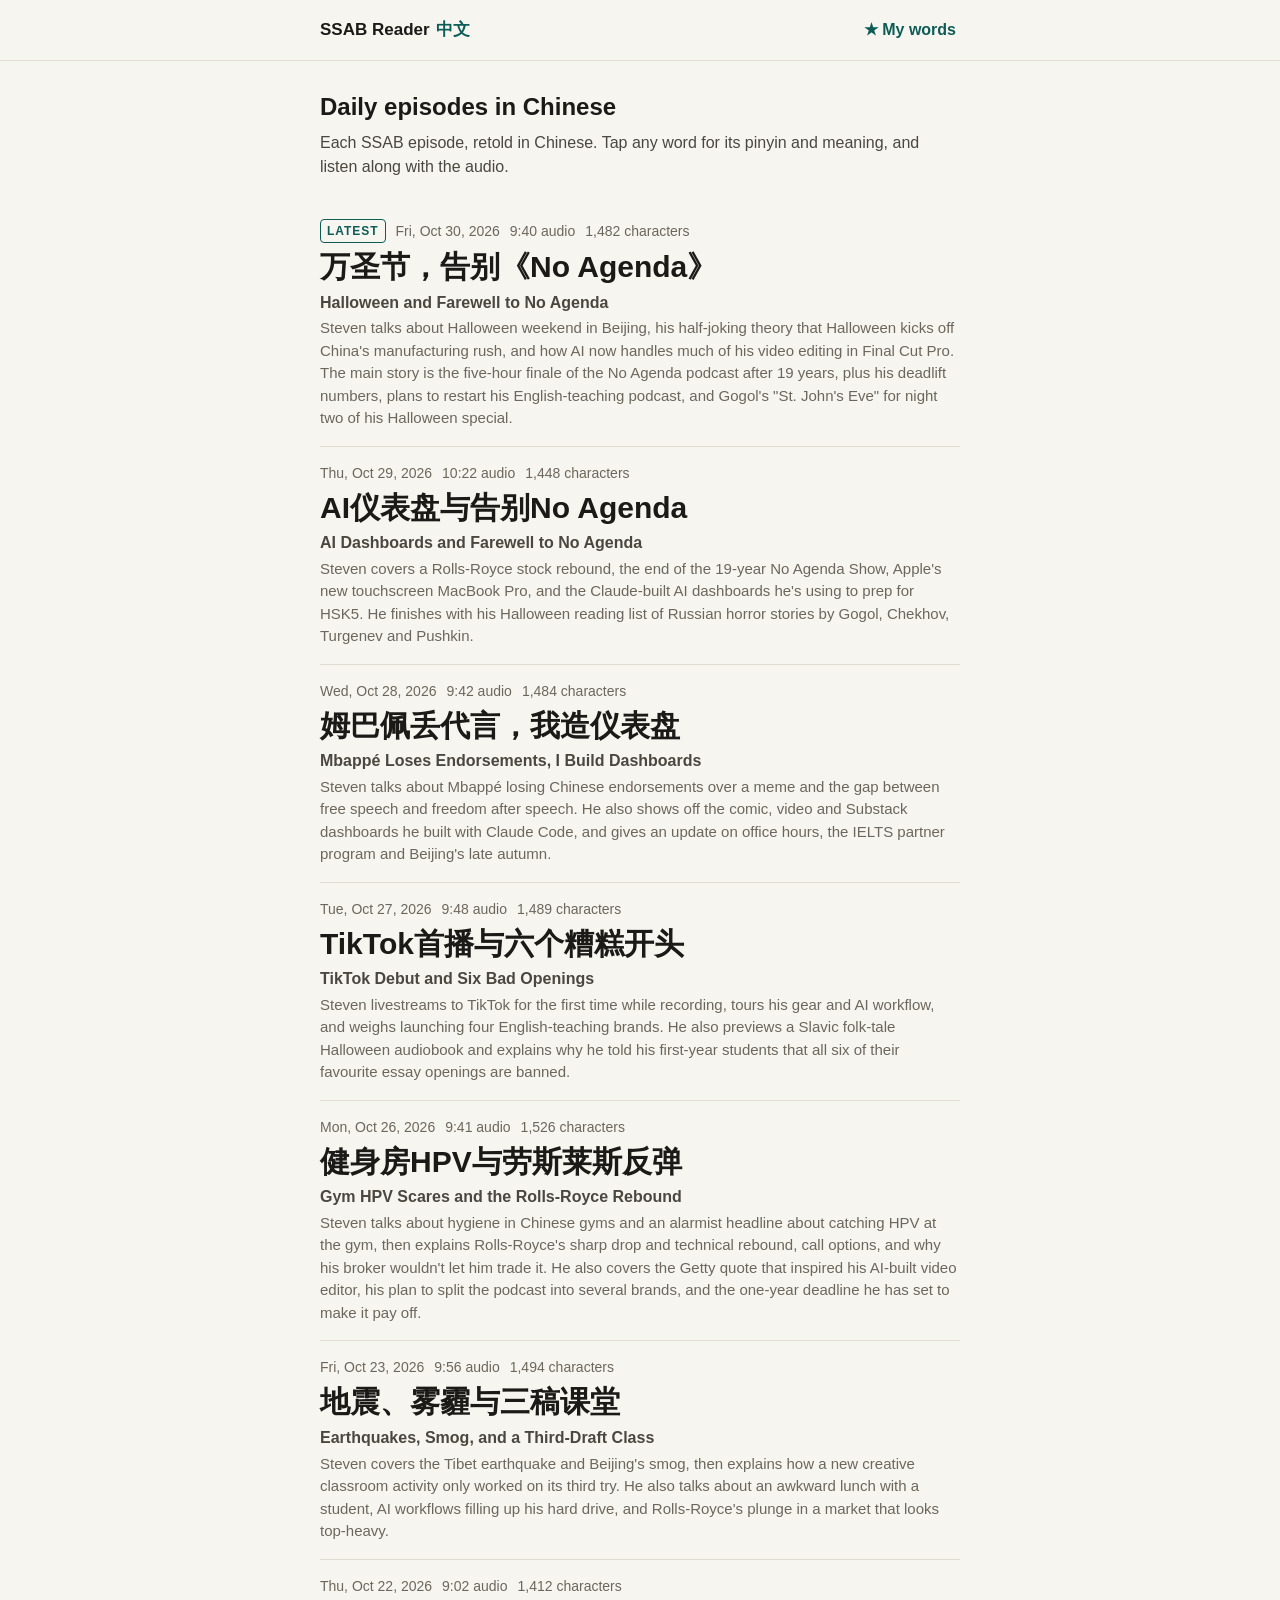
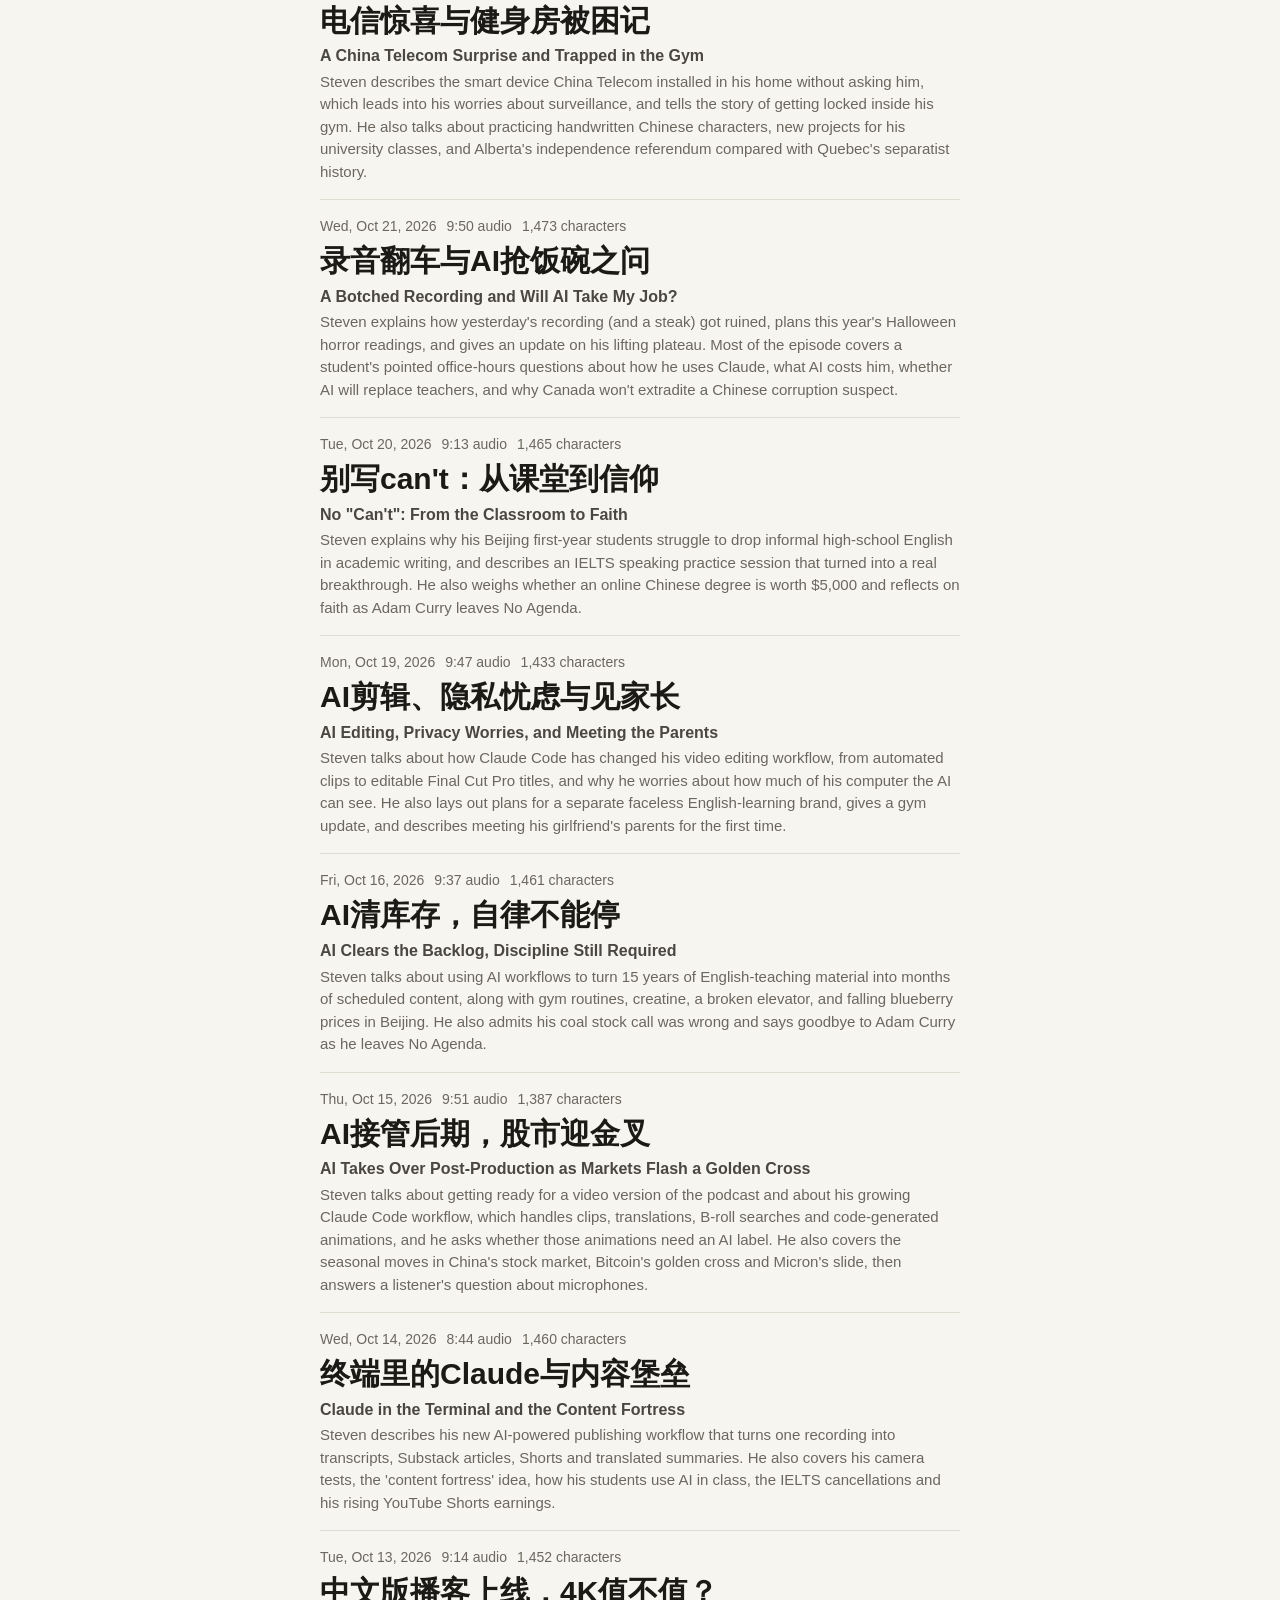
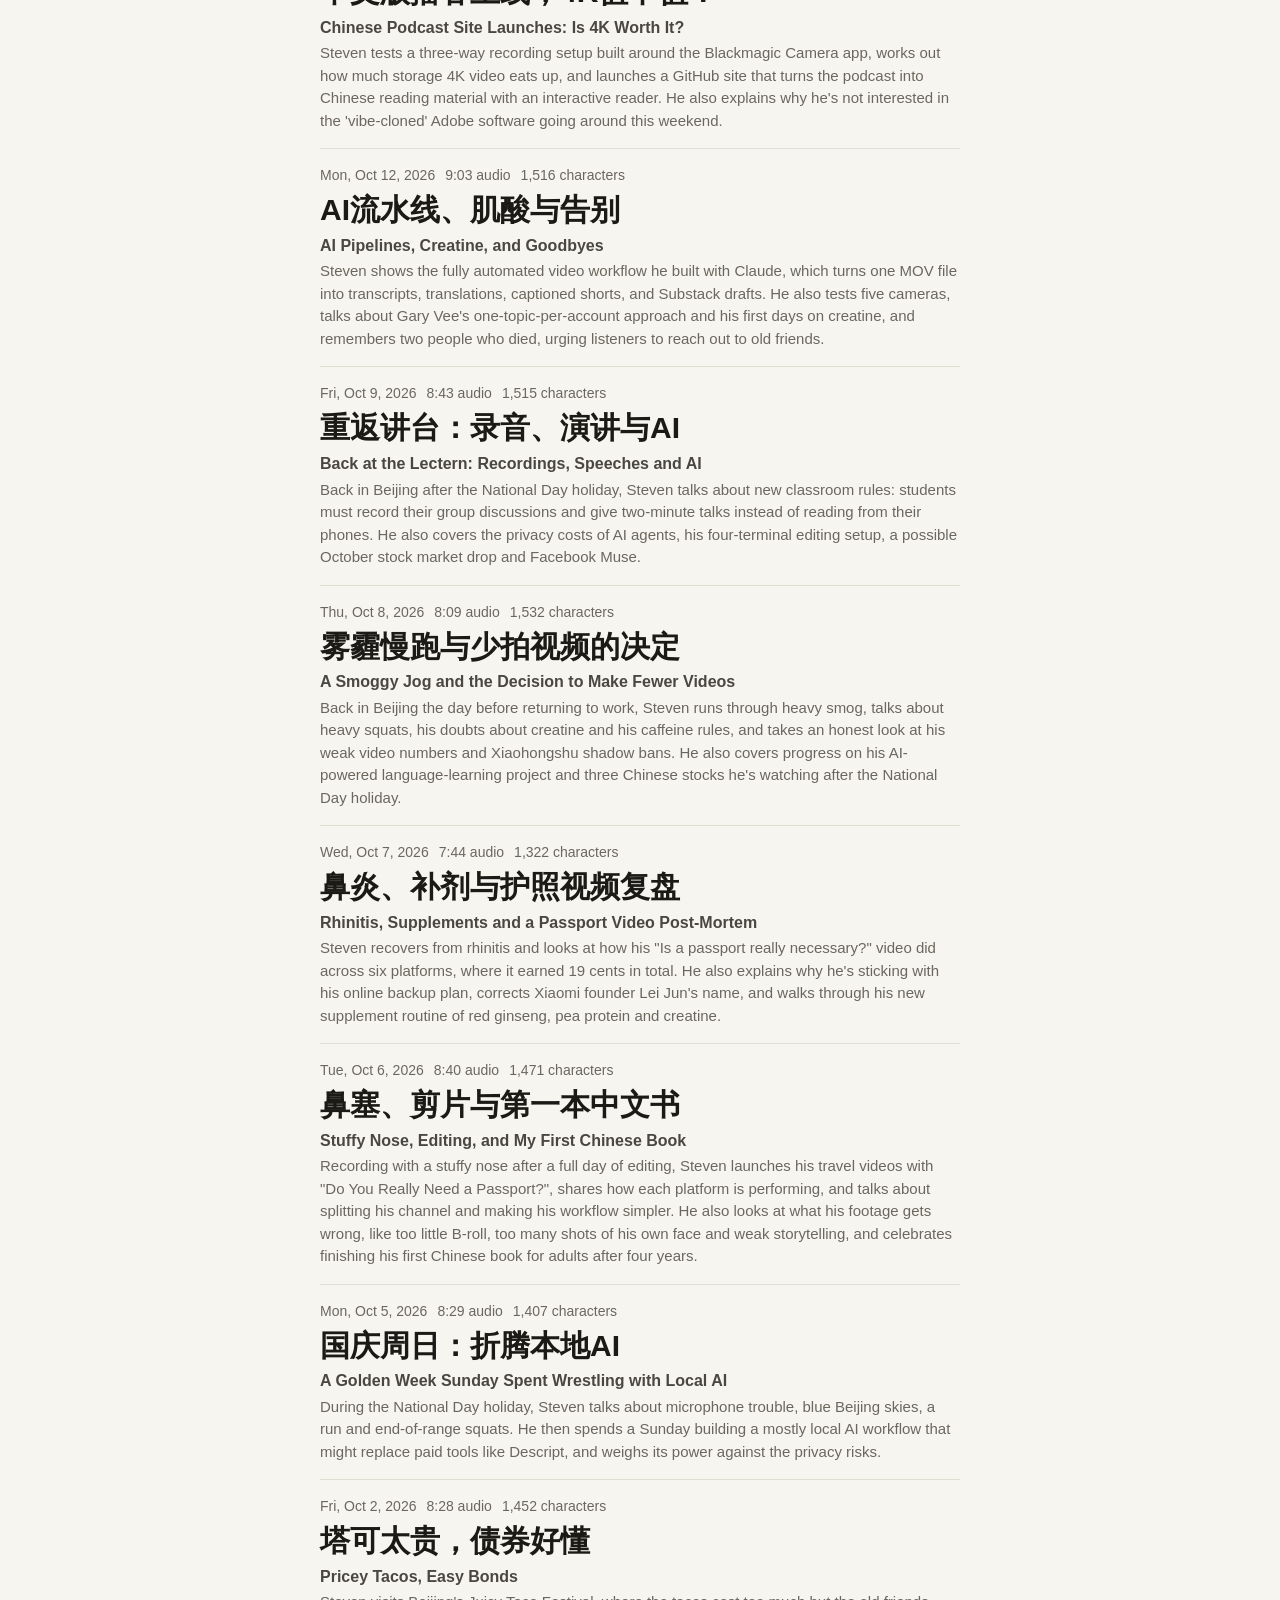
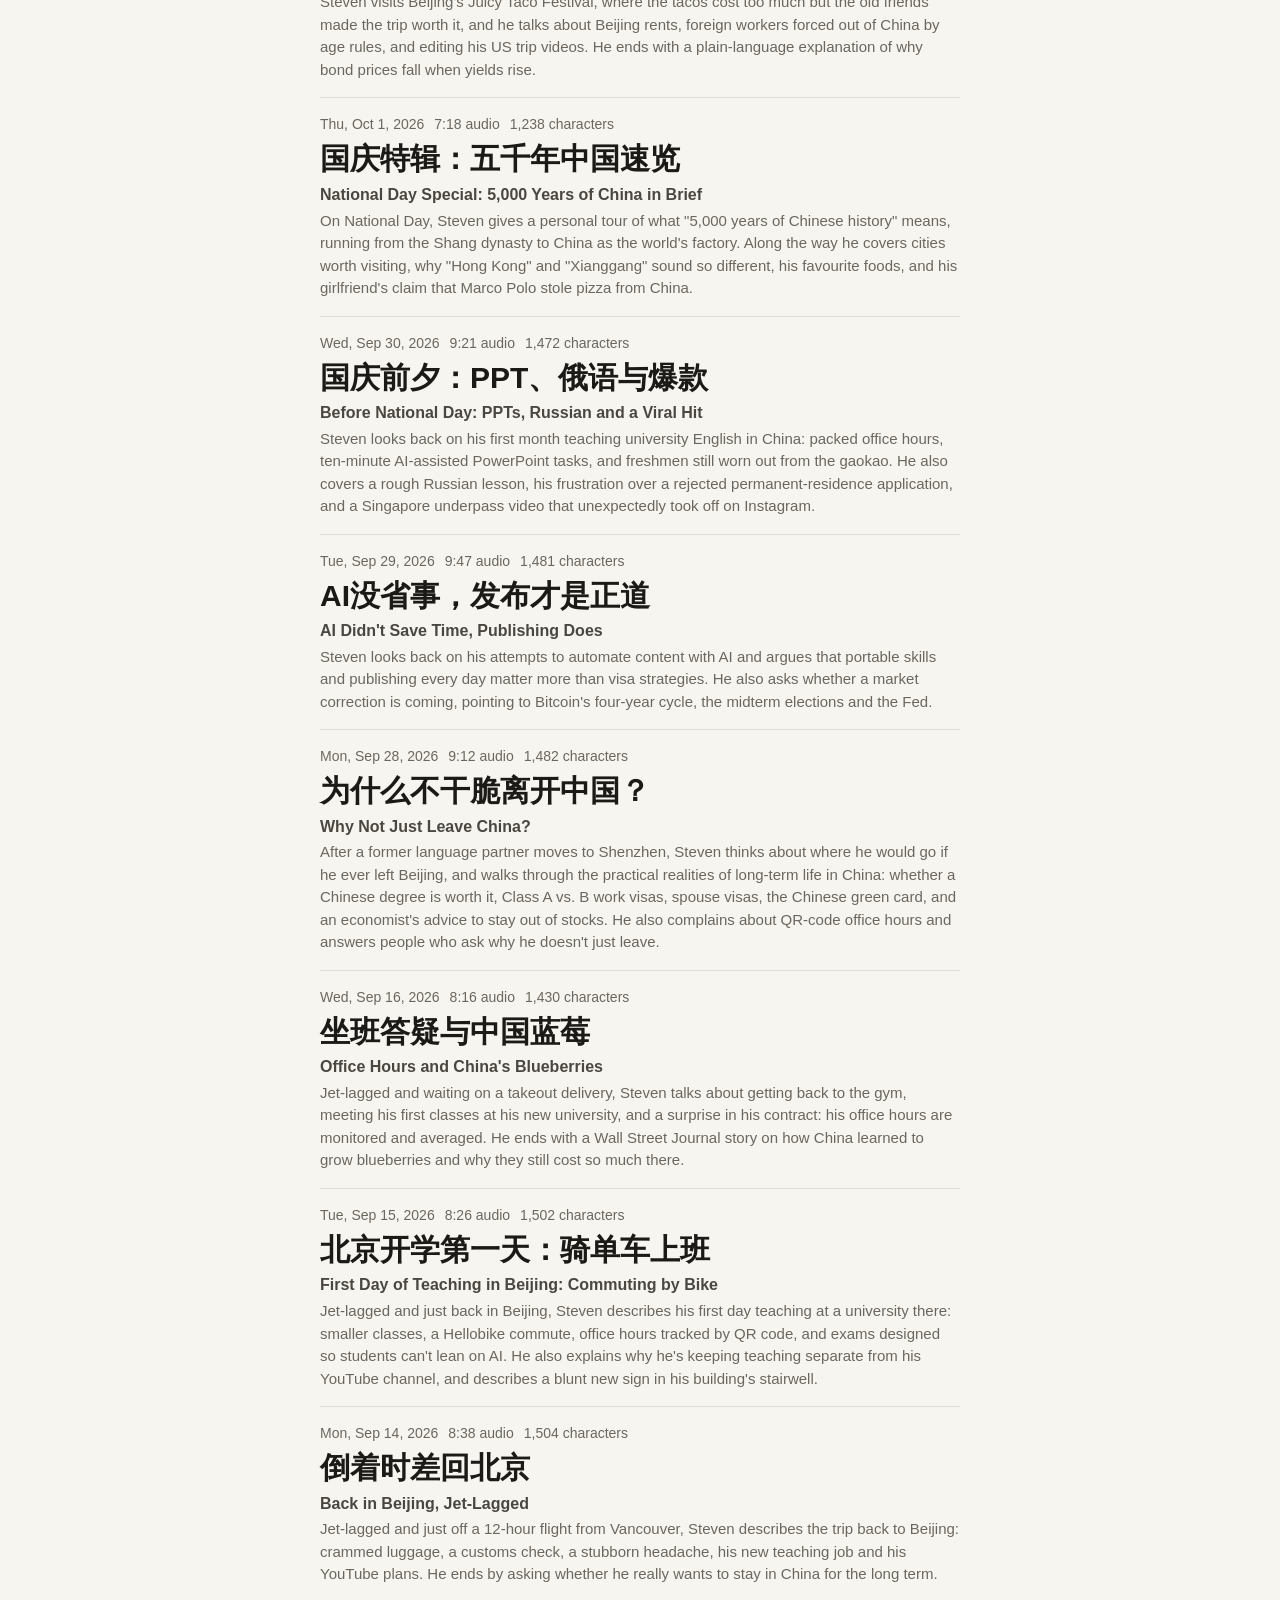
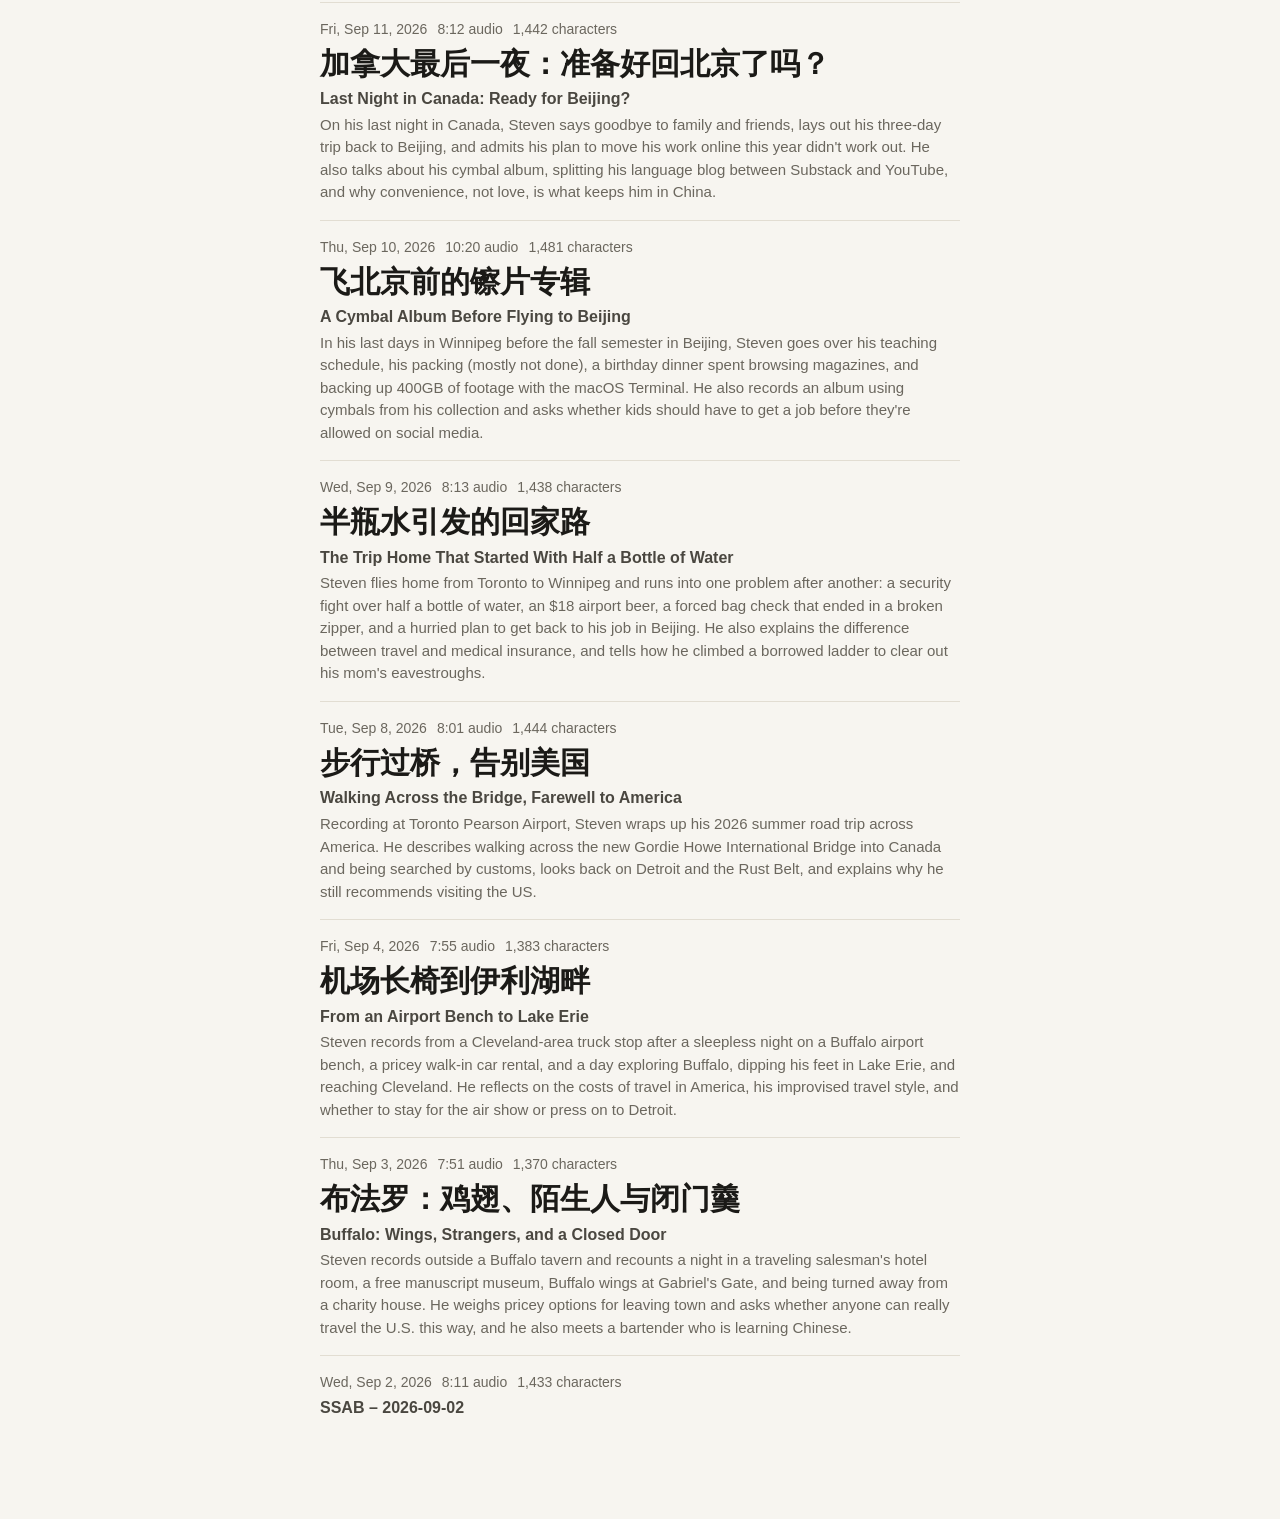
<file: index.html>
<!doctype html>
<html lang="en">
<head>
  <meta charset="utf-8">
  <meta name="viewport" content="width=device-width, initial-scale=1, viewport-fit=cover">
  <meta name="theme-color" content="#f7f5f0" media="(prefers-color-scheme: light)">
  <meta name="theme-color" content="#151514" media="(prefers-color-scheme: dark)">
  <title>SSAB Reader</title>
  <meta name="description" content="Read Steven Sirski's daily SSAB podcast in Chinese, with pinyin, word definitions, translations and audio.">
  <link rel="stylesheet" href="styles.css">
</head>
<body>
  <a class="skip" href="#main">Skip to episodes</a>

  <header class="bar">
    <div class="bar-inner">
      <span class="brand">SSAB Reader <span class="brand-zh" lang="zh-Hans">中文</span></span>
      <nav class="lib-links" aria-label="Your words"><a href="words.html">★ My words</a></nav>
    </div>
  </header>

  <main id="main">
    <div class="library">
      <header class="lib-head">
        <h1>Daily episodes in Chinese</h1>
        <p class="ep-desc">Each SSAB episode, retold in Chinese. Tap any word for its pinyin and meaning, and listen along with the audio.</p>
      </header>
      <ol class="ep-list" id="ep-list" aria-busy="true">
        <li class="status" id="load-status">Loading episodes…</li>
      </ol>
    </div>
  </main>

  <script src="library.js"></script>
</body>
</html>
</file>
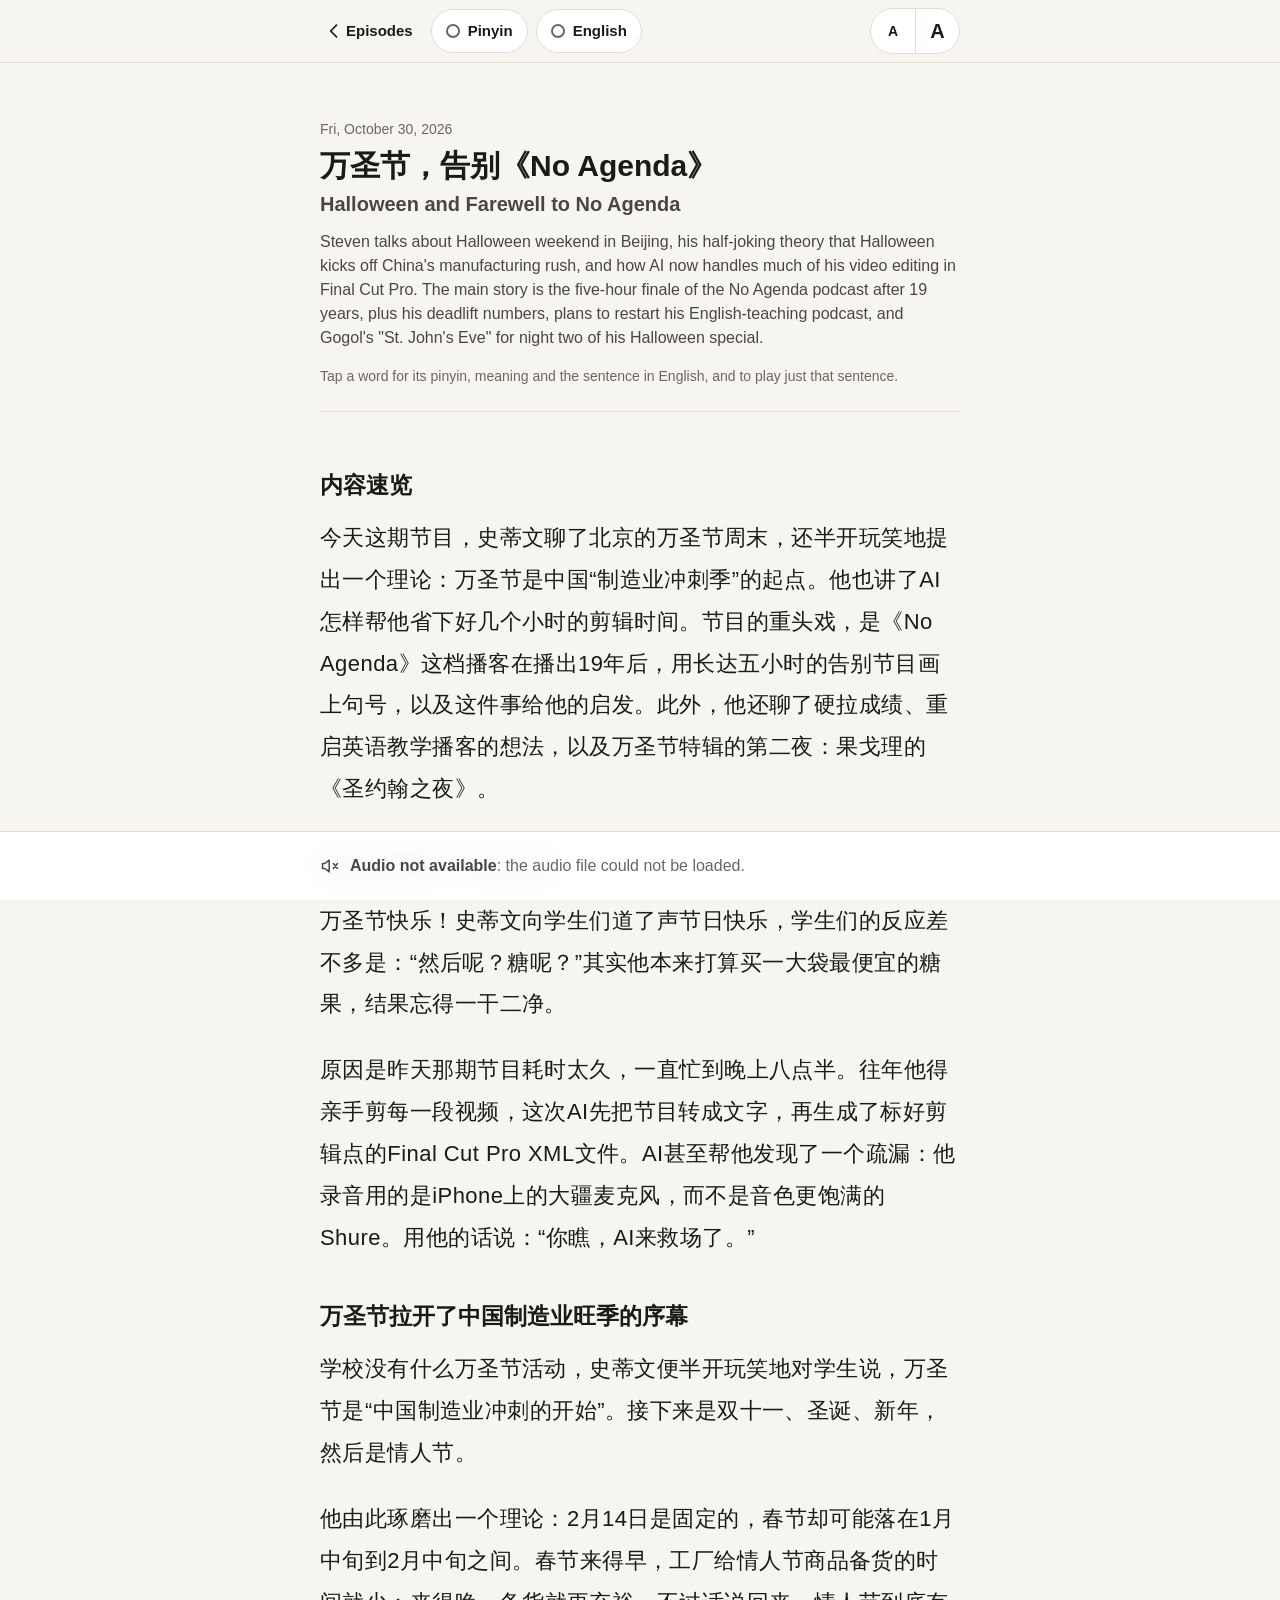
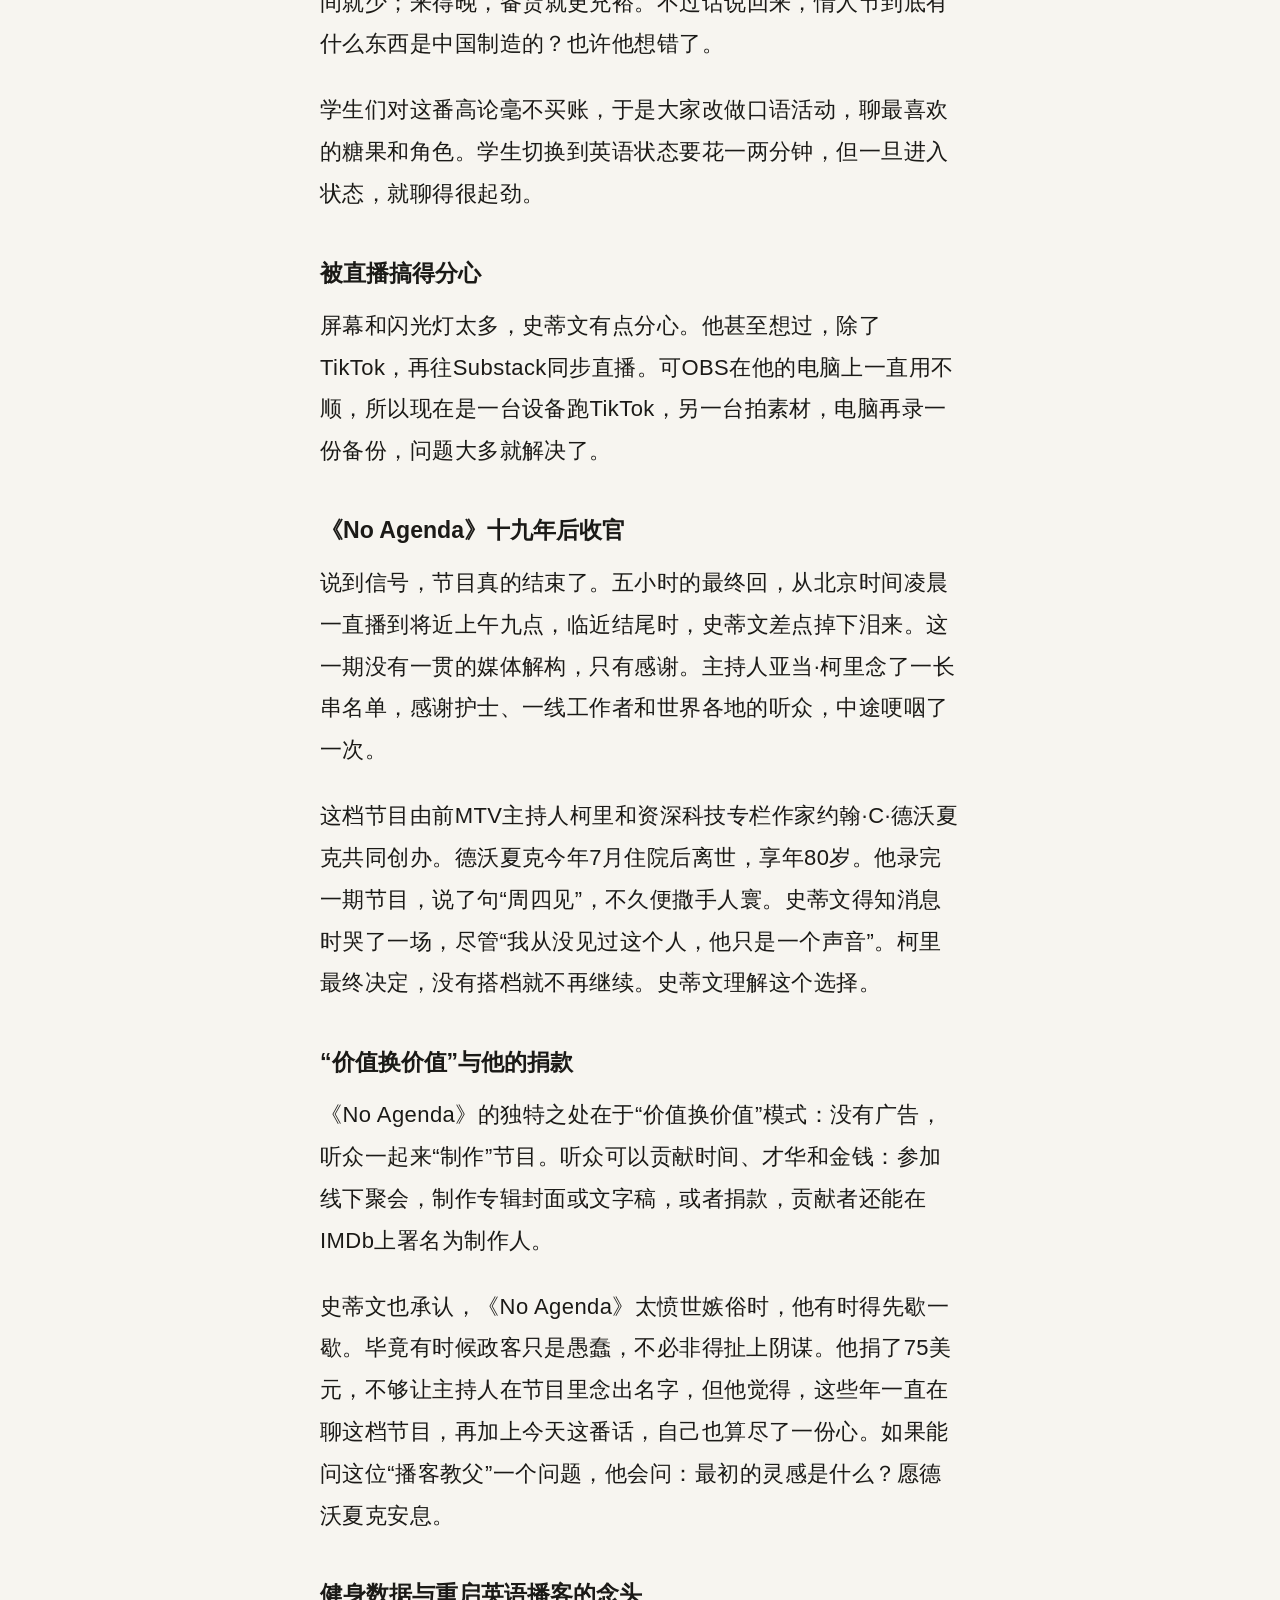
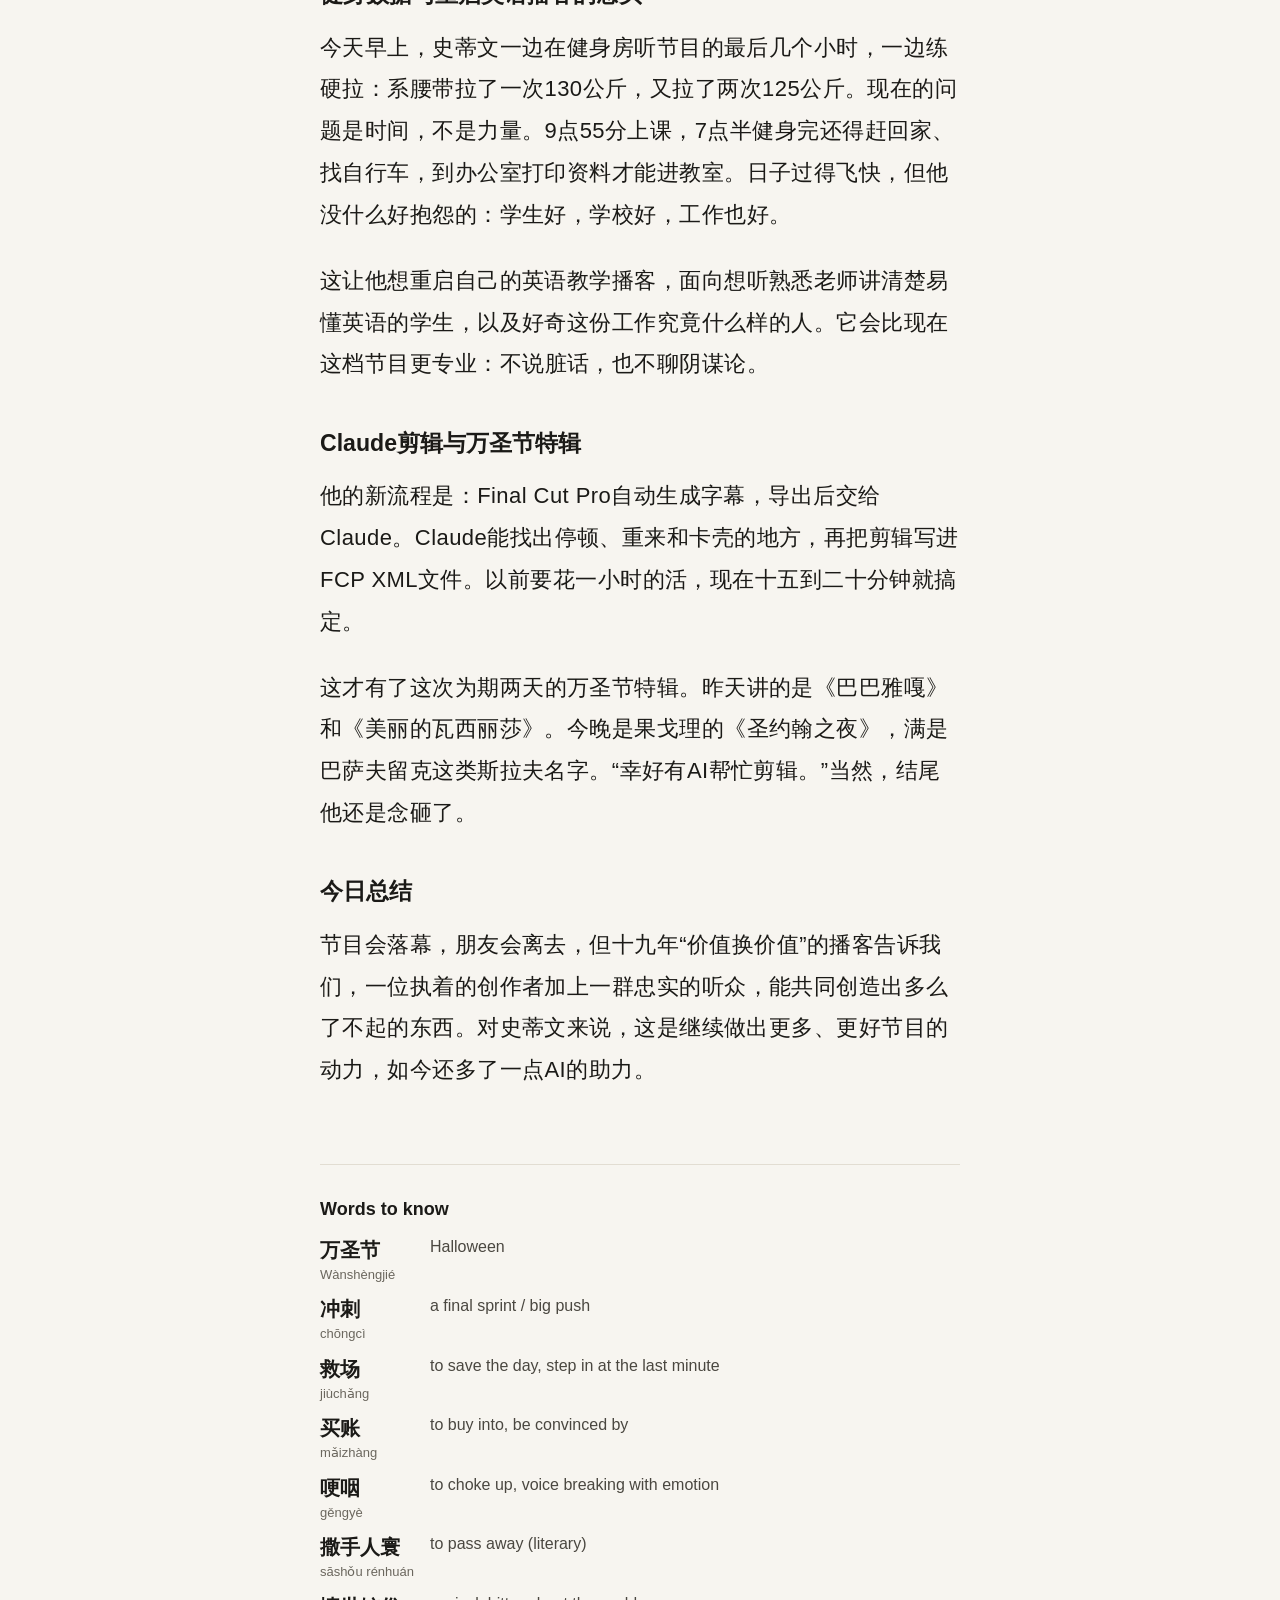
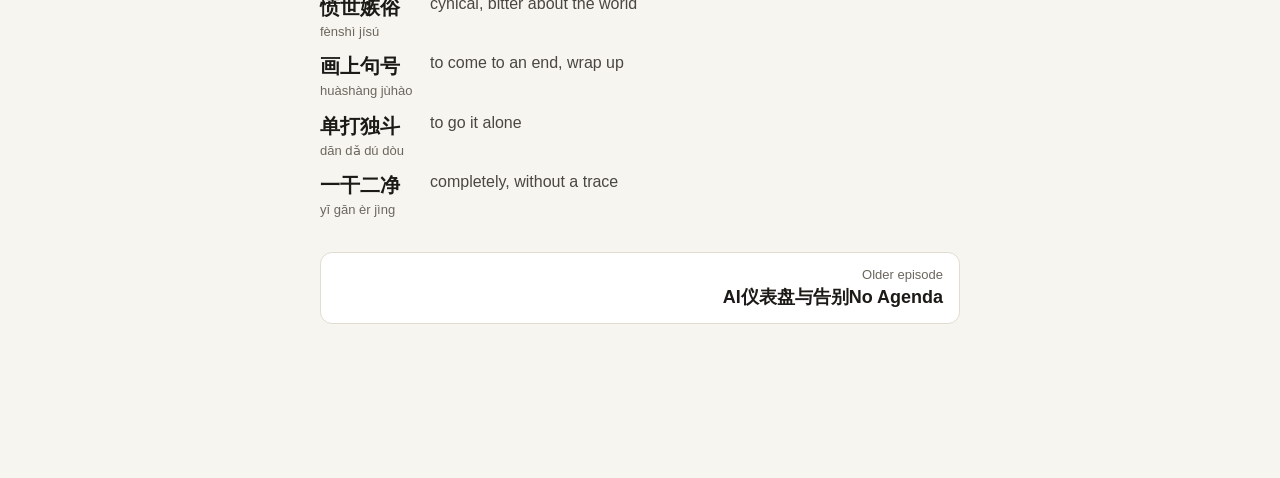
<file: episode.html>
<!doctype html>
<html lang="en">
<head>
  <meta charset="utf-8">
  <meta name="viewport" content="width=device-width, initial-scale=1, viewport-fit=cover">
  <meta name="theme-color" content="#f7f5f0" media="(prefers-color-scheme: light)">
  <meta name="theme-color" content="#151514" media="(prefers-color-scheme: dark)">
  <title>SSAB Reader</title>
  <link rel="stylesheet" href="styles.css">
</head>
<body>
  <a class="skip" href="#reader">Skip to text</a>

  <header class="bar" role="toolbar" aria-label="Reading options">
    <div class="bar-inner">
      <a class="back" href="./" aria-label="All episodes">
        <svg viewBox="0 0 24 24" aria-hidden="true" width="20" height="20"><path d="m15 5-7 7 7 7" fill="none" stroke="currentColor" stroke-width="2" stroke-linecap="round" stroke-linejoin="round"/></svg>
        <span class="back-label">Episodes</span>
      </a>
      <button type="button" class="toggle" id="pinyin-toggle" aria-pressed="false">
        <span class="toggle-dot" aria-hidden="true"></span>Pinyin
      </button>
      <button type="button" class="toggle" id="translations-toggle" aria-pressed="false"
              aria-label="Show all translations">
        <span class="toggle-dot" aria-hidden="true"></span>English
      </button>
      <div class="size" role="group" aria-label="Text size">
        <button type="button" class="icon-btn" id="size-down" aria-label="Smaller text">
          <span aria-hidden="true" class="a-small">A</span>
        </button>
        <button type="button" class="icon-btn" id="size-up" aria-label="Larger text">
          <span aria-hidden="true" class="a-large">A</span>
        </button>
      </div>
    </div>
    <p class="sr-only" id="announce" aria-live="polite"></p>
  </header>

  <main id="main">
    <article class="episode" id="episode" aria-busy="true">
      <p class="status" id="load-status">Loading episode…</p>
    </article>
  </main>

  <aside class="card" id="card" aria-label="Word details" hidden>
    <div class="card-inner">
      <div class="card-word">
        <span class="card-zh" id="card-zh" lang="zh-Hans"></span>
        <span class="card-py" id="card-py" lang="zh-Latn-pinyin"></span>
        <button type="button" class="icon-btn card-close" id="card-close" aria-label="Close">
          <svg viewBox="0 0 24 24" aria-hidden="true" width="20" height="20"><path d="m6 6 12 12M18 6 6 18" stroke="currentColor" stroke-width="2" stroke-linecap="round"/></svg>
        </button>
      </div>
      <p class="card-gl" id="card-gl"></p>
      <p class="card-sent" id="card-sent" lang="en"></p>
      <div class="card-actions">
        <button type="button" class="card-play" id="card-play" hidden>
          <svg viewBox="0 0 24 24" aria-hidden="true" width="16" height="16"><path d="M7 4.5v15l12-7.5-12-7.5Z" fill="currentColor"/></svg>
          Play sentence
        </button>
        <button type="button" class="card-play card-save" id="card-save" aria-pressed="false" hidden>
          <svg viewBox="0 0 24 24" aria-hidden="true" width="16" height="16"><path d="m12 3.5 2.6 5.3 5.9.9-4.3 4.1 1 5.8-5.2-2.8-5.2 2.8 1-5.8-4.3-4.1 5.9-.9L12 3.5Z" stroke="currentColor" stroke-width="1.8" stroke-linejoin="round"/></svg>
          <span id="card-save-label">Save word</span>
        </button>
        <a class="card-words" id="card-words" href="words.html" hidden>My words</a>
      </div>
    </div>
  </aside>

  <section class="player" id="player" aria-label="Audio player" hidden>
    <div class="player-inner">
      <div class="player-unavailable" id="audio-unavailable" hidden>
        <svg viewBox="0 0 24 24" aria-hidden="true" width="20" height="20"><path d="M11 5 6 9H3v6h3l5 4V5Z" fill="none" stroke="currentColor" stroke-width="1.8" stroke-linejoin="round"/><path d="m16 9 5 6m0-6-5 6" stroke="currentColor" stroke-width="1.8" stroke-linecap="round"/></svg>
        <span><strong>Audio not available</strong><span class="muted" id="audio-unavailable-detail"> for this episode.</span></span>
      </div>
      <div class="player-controls" id="audio-controls" hidden>
        <button type="button" class="play" id="play" aria-label="Play">
          <svg class="i-play" viewBox="0 0 24 24" aria-hidden="true"><path d="M8 5.5v13l10.5-6.5L8 5.5Z" fill="currentColor"/></svg>
          <svg class="i-pause" viewBox="0 0 24 24" aria-hidden="true"><path d="M7 5h3.5v14H7zM13.5 5H17v14h-3.5z" fill="currentColor"/></svg>
        </button>
        <div class="seek">
          <input type="range" id="seek" min="0" max="0" step="0.1" value="0" aria-label="Seek">
          <div class="times"><span id="time-cur">0:00</span><span id="time-dur">0:00</span></div>
        </div>
        <label class="speed">
          <span class="sr-only">Playback speed</span>
          <select id="speed">
            <option value="0.5">0.5×</option>
            <option value="0.75">0.75×</option>
            <option value="1" selected>1×</option>
            <option value="1.25">1.25×</option>
            <option value="1.5">1.5×</option>
          </select>
        </label>
      </div>
      <p class="player-note" id="audio-note" hidden></p>
    </div>
    <audio id="audio" preload="metadata"></audio>
  </section>

  <script src="saved.js"></script>
  <script src="app.js"></script>
</body>
</html>
</file>
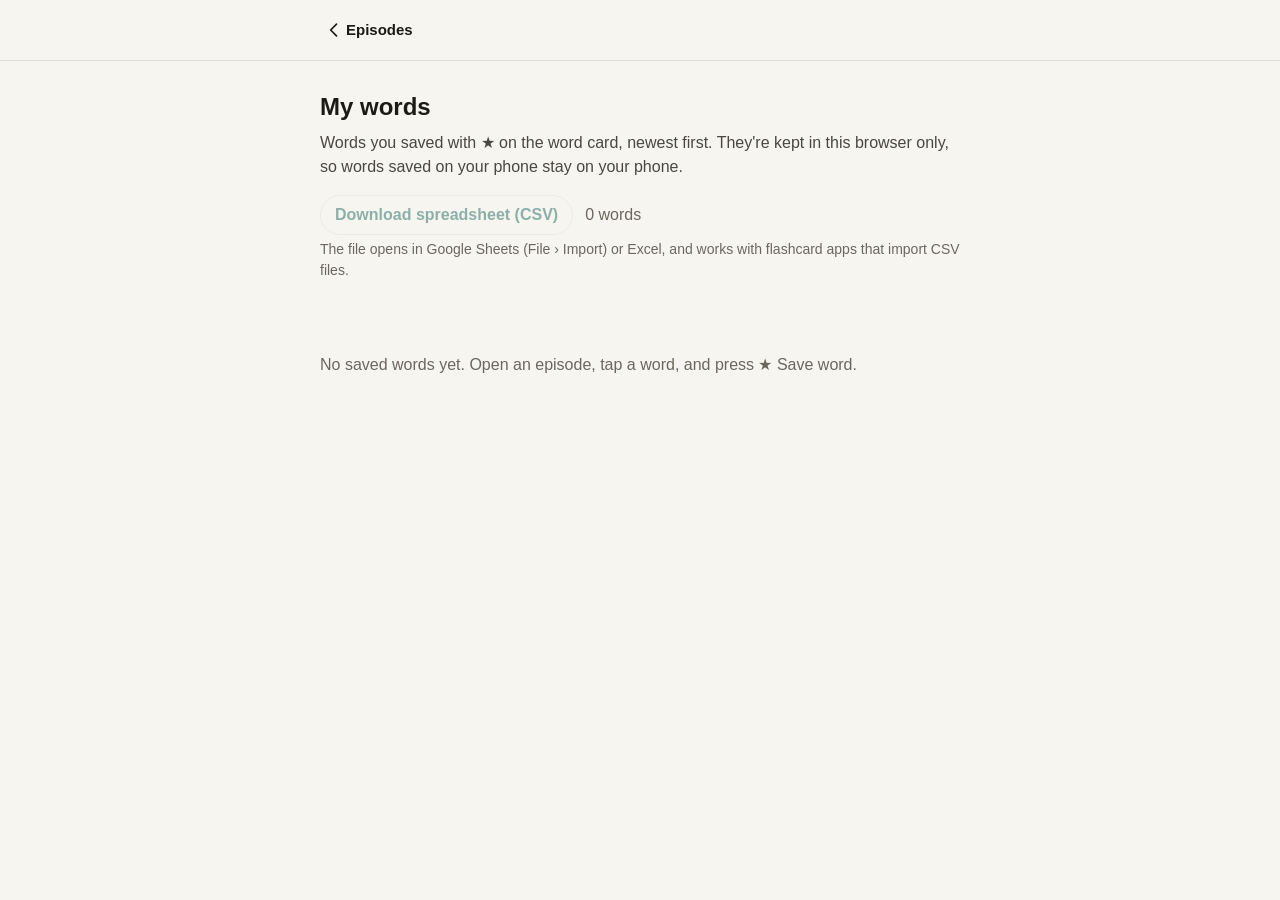
<file: words.html>
<!doctype html>
<html lang="en">
<head>
  <meta charset="utf-8">
  <meta name="viewport" content="width=device-width, initial-scale=1, viewport-fit=cover">
  <meta name="theme-color" content="#f7f5f0" media="(prefers-color-scheme: light)">
  <meta name="theme-color" content="#151514" media="(prefers-color-scheme: dark)">
  <title>My words · SSAB Reader</title>
  <link rel="stylesheet" href="styles.css">
</head>
<body>
  <a class="skip" href="#main">Skip to words</a>

  <header class="bar">
    <div class="bar-inner">
      <a class="back" href="./" aria-label="All episodes">
        <svg viewBox="0 0 24 24" aria-hidden="true" width="20" height="20"><path d="m15 5-7 7 7 7" fill="none" stroke="currentColor" stroke-width="2" stroke-linecap="round" stroke-linejoin="round"/></svg>
        <span class="back-label">Episodes</span>
      </a>
    </div>
  </header>

  <main id="main">
    <div class="library">
      <header class="lib-head">
        <h1>My words</h1>
        <p class="ep-desc">Words you saved with ★ on the word card, newest first. They're kept in this browser only, so words saved on your phone stay on your phone.</p>
        <div class="words-actions">
          <button type="button" class="card-play" id="download" disabled>Download spreadsheet (CSV)</button>
          <span class="muted" id="count"></span>
        </div>
        <p class="hint">The file opens in Google Sheets (File › Import) or Excel, and works with flashcard apps that import CSV files.</p>
      </header>
      <ol class="words" id="words" aria-live="polite"></ol>
    </div>
  </main>

  <script src="saved.js"></script>
  <script src="words.js"></script>
</body>
</html>
</file>
<file: styles.css>
:root {
  --bg: #f7f5f0;
  --surface: #ffffff;
  --ink: #1b1a17;
  --ink-2: #4a4740;
  --muted: #6b675e;
  --line: #e2ddd2;
  --accent: #0d5c56;
  --accent-ink: #ffffff;
  --tint: #eaf2f0;
  --now: #fdf1c7;
  --now-line: #c99a06;
  --focus: #1f6feb;

  --zh-size: 22px;
  --measure: 40rem;
  --gutter: 16px;
  --font-ui: -apple-system, BlinkMacSystemFont, "Segoe UI", Roboto, "Helvetica Neue", Arial, sans-serif;
  --font-zh: "PingFang SC", "Hiragino Sans GB", "Noto Sans CJK SC", "Source Han Sans SC", "Microsoft YaHei", sans-serif;
  color-scheme: light dark;
}
@media (prefers-color-scheme: dark) {
  :root:not([data-theme="light"]) {
    --bg: #151514; --surface: #1e1e1c; --ink: #f2efe8; --ink-2: #cfcabf; --muted: #a39e93;
    --line: #34332f; --accent: #6cc2b8; --accent-ink: #0d1a18; --tint: #1f2d2b;
    --now: #3a3216; --now-line: #e0b43a; --focus: #7ab4ff;
  }
}
:root[data-theme="dark"] {
  --bg: #151514; --surface: #1e1e1c; --ink: #f2efe8; --ink-2: #cfcabf; --muted: #a39e93;
  --line: #34332f; --accent: #6cc2b8; --accent-ink: #0d1a18; --tint: #1f2d2b;
  --now: #3a3216; --now-line: #e0b43a; --focus: #7ab4ff;
}

* { box-sizing: border-box; }
html { -webkit-text-size-adjust: 100%; text-size-adjust: 100%; }
body {
  margin: 0;
  background: var(--bg);
  color: var(--ink);
  font: 16px/1.5 var(--font-ui);
  -webkit-tap-highlight-color: transparent;
}
button, select, input { font: inherit; color: inherit; }
:focus-visible { outline: 3px solid var(--focus); outline-offset: 2px; border-radius: 6px; }
.sr-only { position: absolute; width: 1px; height: 1px; margin: -1px; overflow: hidden; clip: rect(0 0 0 0); white-space: nowrap; border: 0; }
.skip { position: absolute; left: 8px; top: -60px; z-index: 20; background: var(--ink); color: var(--bg); padding: 10px 14px; border-radius: 8px; }
.skip:focus { top: 8px; }
.muted { color: var(--muted); }

/* ---------- Toolbar ---------- */
.bar {
  position: sticky; top: 0; z-index: 10;
  background: color-mix(in srgb, var(--bg) 92%, transparent);
  -webkit-backdrop-filter: saturate(1.4) blur(12px);
  backdrop-filter: saturate(1.4) blur(12px);
  border-bottom: 1px solid var(--line);
  padding-top: env(safe-area-inset-top);
}
.bar-inner {
  max-width: calc(var(--measure) + 2 * var(--gutter));
  margin: 0 auto;
  padding: 8px max(var(--gutter), env(safe-area-inset-left));
  display: flex; align-items: center; gap: 8px;
}
.toggle {
  display: inline-flex; align-items: center; gap: 8px;
  min-height: 44px; padding: 0 14px;
  border: 1px solid var(--line); border-radius: 999px;
  background: var(--surface); cursor: pointer;
  font-size: 15px; font-weight: 600;
}
.toggle-dot {
  width: 14px; height: 14px; border-radius: 50%;
  border: 2px solid var(--muted);
  transition: background .15s, border-color .15s;
}
.toggle[aria-pressed="true"] { border-color: var(--accent); background: var(--tint); }
.toggle[aria-pressed="true"] .toggle-dot { background: var(--accent); border-color: var(--accent); box-shadow: inset 0 0 0 2px var(--surface); }
.size { margin-left: auto; display: flex; border: 1px solid var(--line); border-radius: 999px; background: var(--surface); overflow: hidden; }
.icon-btn {
  min-width: 44px; min-height: 44px; border: 0; background: transparent; cursor: pointer;
  display: grid; place-items: center; font-weight: 600;
}
.icon-btn + .icon-btn { border-left: 1px solid var(--line); }
.icon-btn:disabled { opacity: .35; cursor: default; }
.icon-btn:focus-visible { outline-offset: -3px; }
.a-small { font-size: 14px; }
.a-large { font-size: 20px; }

/* ---------- Episode header ---------- */
main { padding: 0 max(var(--gutter), env(safe-area-inset-left)) calc(80px + var(--player-h, 0px) + var(--card-h, 0px)); }
.episode { max-width: var(--measure); margin: 0 auto; }
.ep-head { padding: 28px 0 8px; border-bottom: 1px solid var(--line); margin-bottom: 8px; }
.badge {
  display: inline-block; font-size: 12px; font-weight: 700; letter-spacing: .08em; text-transform: uppercase;
  color: var(--accent); border: 1px solid currentColor; border-radius: 4px; padding: 2px 6px;
}
.ep-meta { margin: 12px 0 6px; color: var(--muted); font-size: 14px; display: flex; gap: 10px; flex-wrap: wrap; align-items: center; }
.ep-title-zh { font-family: var(--font-zh); font-size: 26px; line-height: 1.35; margin: 0 0 4px; font-weight: 600; }
.ep-title { font-size: 18px; line-height: 1.35; margin: 0 0 12px; font-weight: 600; color: var(--ink-2); }
.ep-desc { margin: 0 0 16px; color: var(--ink-2); font-size: 16px; }
.hint { font-size: 14px; color: var(--muted); margin: 0 0 16px; }

/* ---------- Reading text ---------- */
.reader { padding: 8px 0 24px; }
.para {
  font-family: var(--font-zh);
  font-size: var(--zh-size);
  line-height: 1.9;
  margin: 0 0 1.1em;
  letter-spacing: .02em;
}
body.pinyin .para { line-height: 2.5; }
ruby { ruby-position: over; ruby-align: center; }
rt {
  font-family: var(--font-ui);
  font-size: max(12px, .56em);
  letter-spacing: 0;
  color: var(--ink-2);
  font-weight: 450;
  padding: 0 .2em; /* keeps neighbouring readings from running together */
}
body:not(.pinyin) rt { display: none; }

.sent {
  cursor: pointer;
  border-radius: 6px;
  padding: .2em .04em; /* taller hit area so taps between lines still land */
  margin: 0 -.04em;
  box-decoration-break: clone; -webkit-box-decoration-break: clone;
  transition: background-color .15s;
}
@media (hover: hover) { .sent:hover { background: var(--tint); } }
.sent[aria-expanded="true"] { background: var(--tint); }
.sent:focus-visible { outline: 3px solid var(--focus); outline-offset: 1px; }
.sent.is-now { background: var(--now); box-shadow: inset 0 -2px 0 var(--now-line); }
.sent.is-selected { background: var(--tint); }
.w { border-radius: 4px; }
@media (hover: hover) { .w:hover { box-shadow: inset 0 -2px 0 var(--accent); } }
.w.is-selected { background: var(--accent); color: var(--accent-ink); }
.w.is-selected rt { color: var(--accent); font-weight: 700; }

/* ---------- Sections, lists, vocabulary ---------- */
.sec {
  font-family: var(--font-zh); font-size: calc(var(--zh-size) * 1.05); line-height: 1.8;
  font-weight: 650; margin: 1.6em 0 .5em;
}
body.pinyin .sec { line-height: 2.4; }
.items { margin: 0 0 1.1em; padding-left: 1.2em; }
.items .para { margin: 0 0 .6em; }
.vocab { border-top: 1px solid var(--line); margin-top: 24px; }
.vocab .sec { font-family: var(--font-ui); font-size: 18px; }
.vocab dl { margin: 0; display: grid; grid-template-columns: auto 1fr; gap: 10px 16px; }
.vocab dt { font-weight: 600; }
.vocab dd { margin: 0; color: var(--ink-2); }
.v-zh { font-family: var(--font-zh); font-size: 20px; }
.v-py { display: block; font-size: 13px; color: var(--muted); font-weight: 450; }
@media (max-width: 480px) {
  .vocab dl { grid-template-columns: 1fr; gap: 2px; }
  .vocab dd { margin-bottom: 12px; }
}
.ep-nav { display: flex; gap: 12px; margin: 32px 0 0; flex-wrap: wrap; }
.nav-link {
  flex: 1 1 240px; display: block; padding: 12px 16px; text-decoration: none; color: inherit;
  border: 1px solid var(--line); border-radius: 12px; background: var(--surface);
}
.nav-link.older { text-align: right; }
.nav-label { display: block; font-size: 13px; color: var(--muted); }
.nav-title { font-family: var(--font-zh); font-size: 18px; font-weight: 600; }

/* ---------- Word card ---------- */
.card {
  position: fixed; left: 0; right: 0; bottom: var(--player-h, 0px); z-index: 11;
  background: var(--surface); border-top: 1px solid var(--line);
  box-shadow: 0 -6px 24px rgb(0 0 0 / .08);
}
.card[hidden] { display: none; }
.card-inner { max-width: calc(var(--measure) + 2 * var(--gutter)); margin: 0 auto; padding: 12px var(--gutter) 14px; }
.card-word { display: flex; align-items: baseline; gap: 12px; }
.card-zh { font-family: var(--font-zh); font-size: 30px; font-weight: 600; line-height: 1.3; }
.card-zh.is-sentence { font-size: 20px; font-weight: 500; }
.card-py { font-size: 18px; color: var(--accent); }
.card-close { margin-left: auto; align-self: flex-start; border-radius: 50%; background: transparent; }
.card-gl { margin: 2px 0 8px; font-size: 17px; font-weight: 600; }
.card-gl[hidden] { display: none; }
.card-sent { margin: 0; color: var(--ink-2); font-size: 15px; border-left: 3px solid var(--accent); padding-left: 10px; }
.card-play {
  margin-top: 10px; display: inline-flex; align-items: center; gap: 6px; min-height: 40px; padding: 0 14px;
  border: 1px solid var(--line); border-radius: 999px; background: var(--bg); color: var(--accent);
  font-weight: 600; cursor: pointer;
}
.card-play[hidden] { display: none; }
.card-actions { display: flex; flex-wrap: wrap; align-items: center; gap: 8px; margin-top: 10px; }
@media (max-width: 420px) { .card-actions .card-play { padding: 0 12px; } }
.card-actions .card-play { margin-top: 0; }
.card-save svg { fill: none; }
.card-save[aria-pressed="true"] { background: var(--accent); border-color: var(--accent); color: var(--accent-ink); }
.card-save[aria-pressed="true"] svg { fill: currentColor; }
.card-words { margin-left: auto; color: var(--accent); font-weight: 600; font-size: 15px; padding: 8px 4px; white-space: nowrap; }
.card-words[hidden] { display: none; }
.w.is-saved { text-decoration: underline dotted var(--accent); text-decoration-thickness: 2px; text-underline-offset: .28em; }

/* ---------- Back link + library ---------- */
.back {
  display: inline-flex; align-items: center; gap: 2px; min-height: 44px; padding: 0 10px 0 4px;
  color: var(--ink); text-decoration: none; font-weight: 600; font-size: 15px; border-radius: 999px;
}
@media (max-width: 420px) { .back-label { display: none; } .toggle { padding: 0 10px; gap: 6px; } .bar-inner { gap: 6px; } }
@media (max-width: 360px) { .toggle-dot { display: none; } }
.brand { font-weight: 700; font-size: 17px; min-height: 44px; display: flex; align-items: center; gap: 6px; }
.brand-zh { font-family: var(--font-zh); color: var(--accent); }
.library { max-width: var(--measure); margin: 0 auto; }
.lib-head { padding: 28px 0 8px; }
.lib-head h1 { font-size: 24px; margin: 0 0 6px; }
.ep-list { list-style: none; margin: 0; padding: 0; }
.ep-item + .ep-item { border-top: 1px solid var(--line); }
.ep-link { display: block; padding: 16px 12px; margin: 0 -12px; color: inherit; text-decoration: none; border-radius: 12px; }
@media (hover: hover) { .ep-link:hover { background: var(--surface); } }
.ep-link .ep-meta { margin: 0 0 4px; }
.ep-link .ep-title-zh, .ep-link .ep-title, .ep-link .ep-desc { display: block; }
.ep-link .ep-title { font-size: 16px; margin: 0 0 4px; }
.ep-link .ep-desc { margin: 0; font-size: 15px; color: var(--muted); }
.seen { color: var(--muted); }
.seen::before { content: "✓ "; }

.replay {
  display: inline-grid; place-items: center; vertical-align: middle;
  width: 30px; height: 30px; margin: 0 .25em 0 .1em;
  border: 1px solid var(--line); border-radius: 50%; background: var(--surface);
  color: var(--accent); cursor: pointer; position: relative; padding: 0;
  line-height: 1;
}
.replay::before { content: ""; position: absolute; inset: -8px; } /* 46px touch target */
.replay svg { width: 14px; height: 14px; }
.replay:disabled { display: none; }

.tr {
  display: block;
  font-family: var(--font-ui);
  font-size: max(15px, calc(var(--zh-size) * .74));
  line-height: 1.5;
  letter-spacing: 0;
  color: var(--ink-2);
  margin: .3em 0 .7em;
  padding: .45em .8em;
  border-left: 3px solid var(--accent);
  background: var(--surface);
  border-radius: 0 8px 8px 0;
}
.tr[hidden] { display: none; }

.status { padding: 48px 0; color: var(--muted); }
.status.error { color: var(--ink); }
.status code { background: var(--surface); border: 1px solid var(--line); padding: 1px 5px; border-radius: 4px; }

/* ---------- Player ---------- */
.player {
  position: fixed; left: 0; right: 0; bottom: 0; z-index: 10;
  background: color-mix(in srgb, var(--surface) 94%, transparent);
  -webkit-backdrop-filter: blur(12px); backdrop-filter: blur(12px);
  border-top: 1px solid var(--line);
  padding-bottom: env(safe-area-inset-bottom);
}
.player-inner { max-width: calc(var(--measure) + 2 * var(--gutter)); margin: 0 auto; padding: 10px var(--gutter); }
.player-controls { display: flex; align-items: center; gap: 12px; }
.player-controls[hidden], .player-unavailable[hidden], .player-note[hidden] { display: none; }
.play {
  flex: none; width: 48px; height: 48px; border-radius: 50%; border: 0;
  background: var(--accent); color: var(--accent-ink); cursor: pointer; display: grid; place-items: center;
  position: relative;
}
.play svg { width: 24px; height: 24px; grid-area: 1 / 1; }
.play .i-pause, .play.playing .i-play { display: none; }
.play.playing .i-pause { display: block; }
.play.loading svg { opacity: .35; }
.play.loading::after {
  content: ""; position: absolute; width: 30px; height: 30px; border-radius: 50%;
  border: 3px solid currentColor; border-right-color: transparent; animation: spin .8s linear infinite;
}
@keyframes spin { to { transform: rotate(360deg); } }
.seek { flex: 1; min-width: 0; }
.seek input { width: 100%; height: 32px; margin: 0; accent-color: var(--accent); cursor: pointer; }
.times { display: flex; justify-content: space-between; font-size: 12px; color: var(--muted); font-variant-numeric: tabular-nums; margin-top: -4px; }
.speed select {
  min-height: 44px; padding: 0 10px; border-radius: 10px; border: 1px solid var(--line);
  background: var(--bg); font-weight: 600; font-variant-numeric: tabular-nums; cursor: pointer;
}
.player-unavailable { display: flex; align-items: center; gap: 10px; min-height: 48px; color: var(--ink-2); }
.player-note { margin: 6px 0 0; font-size: 12px; color: var(--muted); line-height: 1.4; }

@media (min-width: 720px) {
  .ep-head { padding-top: 44px; }
  .ep-title-zh { font-size: 30px; }
  .ep-title { font-size: 20px; }
}
@media (prefers-reduced-motion: reduce) { * { transition: none !important; scroll-behavior: auto !important; } }

/* ---------- My words ---------- */
.words-actions { display: flex; flex-wrap: wrap; align-items: center; gap: 12px; margin: 12px 0 4px; }
.words-actions .card-play { margin-top: 0; }
.words-actions .card-play:disabled { opacity: .45; cursor: default; }
.words { list-style: none; margin: 0 0 48px; padding: 0; }
.word-item { padding: 14px 0; }
.word-item + .word-item { border-top: 1px solid var(--line); }
.word-head { display: flex; align-items: baseline; gap: 12px; }
.word-zh { font-family: var(--font-zh); font-size: 26px; font-weight: 600; line-height: 1.3; }
.word-py { font-size: 17px; color: var(--accent); }
.word-remove { margin-left: auto; align-self: flex-start; border-radius: 50%; background: transparent; }
.word-sent { margin: 0 0 4px; font-family: var(--font-zh); font-size: 17px; }
.word-ep { display: inline-block; margin-top: 6px; font-size: 14px; color: var(--muted); }
.lib-links { margin-left: auto; }
.lib-links a { color: var(--accent); font-weight: 600; text-decoration: none; display: inline-flex; min-height: 44px; align-items: center; padding: 0 4px; }
</file>
